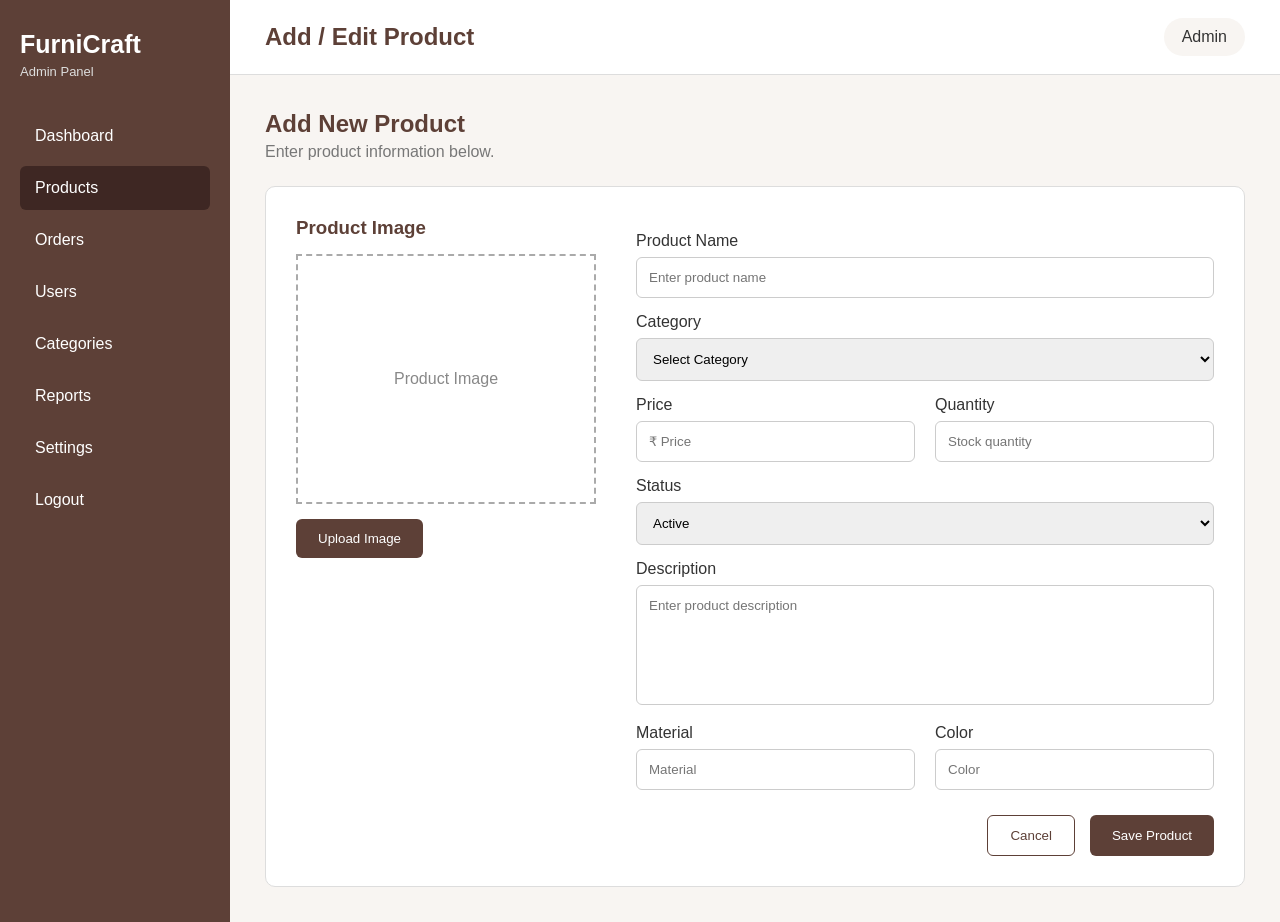
<file: admin/add-product.html>
<!DOCTYPE html>
<html lang="en">

<head>

    <meta charset="UTF-8">

    <meta name="viewport" content="width=device-width, initial-scale=1.0">

    <title>Add Product | FurniCraft</title>

    <link rel="stylesheet" href="../css/admin.css">

</head>

<body>

<div class="admin-layout">

    <aside class="sidebar">

        <h2>FurniCraft</h2>

        <p>Admin Panel</p>

        <a href="dashboard.html">Dashboard</a>

        <a href="products.html" class="admin-active">Products</a>

        <a href="orders.html">Orders</a>

        <a href="users.html">Users</a>

        <a href="#">Categories</a>

        <a href="#">Reports</a>

        <a href="#">Settings</a>

        <a href="../index.html">Logout</a>

    </aside>


    <main class="admin-main">

        <header class="admin-header">

            <h2>Add / Edit Product</h2>

            <span>Admin</span>

        </header>


        <section class="admin-content">

            <div class="page-heading">

                <div>

                    <h1>Add New Product</h1>

                    <p>Enter product information below.</p>

                </div>

            </div>


            <div class="product-form">

                <div class="image-upload">

                    <h3>Product Image</h3>

                    <div class="image-placeholder">
                        Product Image
                    </div>

                    <button class="admin-button">
                        Upload Image
                    </button>

                </div>


                <div class="form-fields">

                    <label>Product Name</label>

                    <input type="text" placeholder="Enter product name">


                    <label>Category</label>

                    <select>

                        <option>Select Category</option>

                        <option>Living Room</option>

                        <option>Bedroom</option>

                        <option>Dining</option>

                        <option>Office</option>

                    </select>


                    <div class="form-row">

                        <div>

                            <label>Price</label>

                            <input type="text" placeholder="₹ Price">

                        </div>

                        <div>

                            <label>Quantity</label>

                            <input type="text" placeholder="Stock quantity">

                        </div>

                    </div>


                    <label>Status</label>

                    <select>

                        <option>Active</option>

                        <option>Inactive</option>

                    </select>


                    <label>Description</label>

                    <textarea placeholder="Enter product description"></textarea>


                    <div class="form-row">

                        <div>

                            <label>Material</label>

                            <input type="text" placeholder="Material">

                        </div>

                        <div>

                            <label>Color</label>

                            <input type="text" placeholder="Color">

                        </div>

                    </div>


                    <div class="form-buttons">

                        <button class="cancel-button">
                            Cancel
                        </button>

                        <button class="admin-button">
                            Save Product
                        </button>

                    </div>

                </div>

            </div>

        </section>

    </main>

</div>

</body>

</html>
</file>
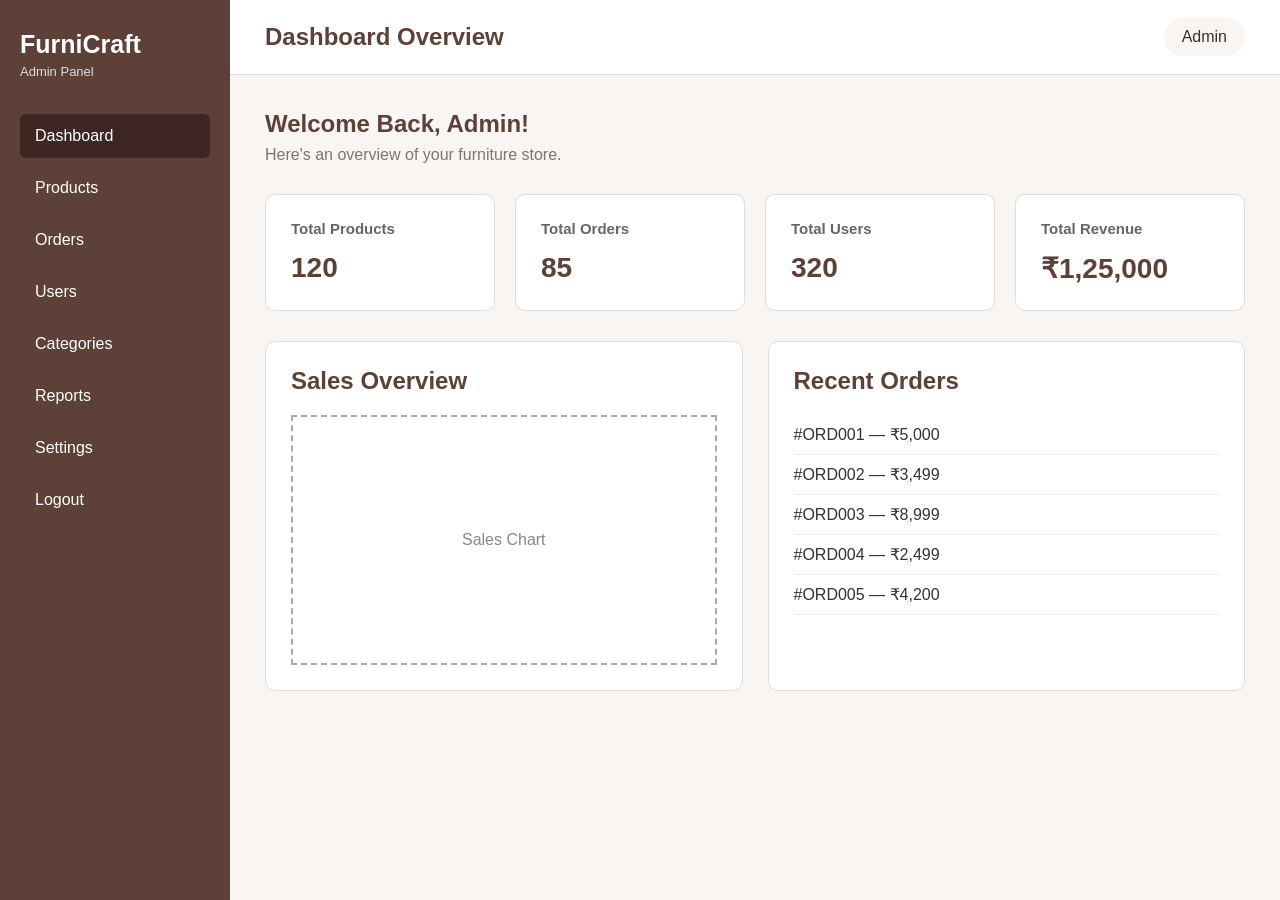
<file: admin/dashboard.html>
<!DOCTYPE html>
<html lang="en">

<head>

    <meta charset="UTF-8">

    <meta name="viewport" content="width=device-width, initial-scale=1.0">

    <title>Admin Dashboard | FurniCraft</title>

    <link rel="stylesheet" href="../css/admin.css">

</head>

<body>

<div class="admin-layout">

    <aside class="sidebar">

        <h2>FurniCraft</h2>

        <p>Admin Panel</p>

        <a href="dashboard.html" class="admin-active">Dashboard</a>

        <a href="products.html">Products</a>

        <a href="orders.html">Orders</a>

        <a href="users.html">Users</a>

        <a href="#">Categories</a>

        <a href="#">Reports</a>

        <a href="#">Settings</a>

        <a href="../index.html">Logout</a>

    </aside>


    <main class="admin-main">

        <header class="admin-header">

            <h2>Dashboard Overview</h2>

            <span>Admin</span>

        </header>


        <section class="admin-content">

            <h1>Welcome Back, Admin!</h1>

            <p>Here's an overview of your furniture store.</p>


            <div class="summary-cards">

                <div class="summary-card">

                    <h3>Total Products</h3>

                    <strong>120</strong>

                </div>

                <div class="summary-card">

                    <h3>Total Orders</h3>

                    <strong>85</strong>

                </div>

                <div class="summary-card">

                    <h3>Total Users</h3>

                    <strong>320</strong>

                </div>

                <div class="summary-card">

                    <h3>Total Revenue</h3>

                    <strong>₹1,25,000</strong>

                </div>

            </div>


            <div class="admin-two-column">

                <div class="admin-box">

                    <h2>Sales Overview</h2>

                    <div class="chart-placeholder">
                        Sales Chart
                    </div>

                </div>


                <div class="admin-box">

                    <h2>Recent Orders</h2>

                    <p>#ORD001 — ₹5,000</p>
                    <p>#ORD002 — ₹3,499</p>
                    <p>#ORD003 — ₹8,999</p>
                    <p>#ORD004 — ₹2,499</p>
                    <p>#ORD005 — ₹4,200</p>

                </div>

            </div>

        </section>

    </main>

</div>

</body>

</html>
</file>
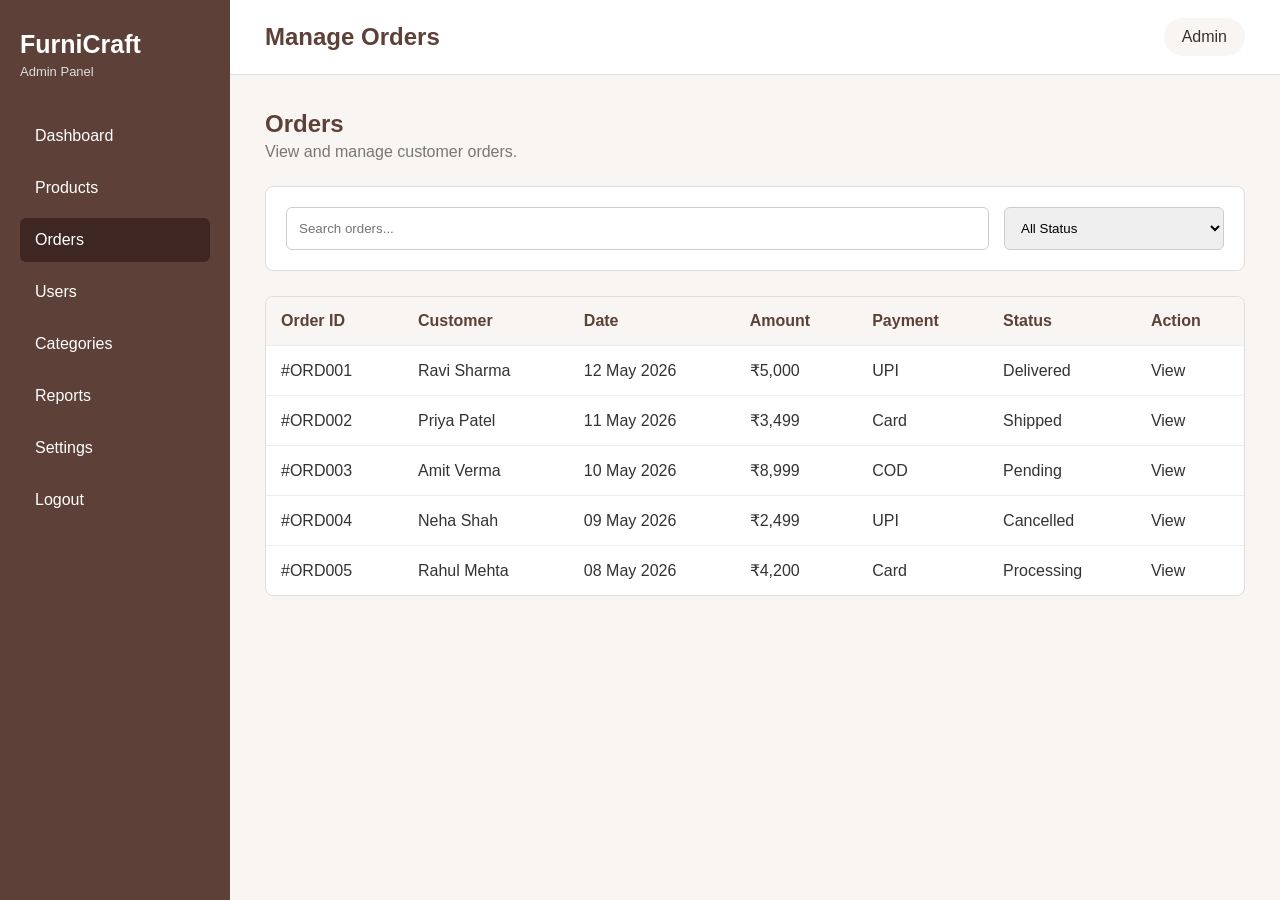
<file: admin/orders.html>
<!DOCTYPE html>
<html lang="en">

<head>

    <meta charset="UTF-8">

    <meta name="viewport" content="width=device-width, initial-scale=1.0">

    <title>Manage Orders | FurniCraft</title>

    <link rel="stylesheet" href="../css/admin.css">

</head>

<body>

<div class="admin-layout">

    <aside class="sidebar">

        <h2>FurniCraft</h2>

        <p>Admin Panel</p>

        <a href="dashboard.html">Dashboard</a>

        <a href="products.html">Products</a>

        <a href="orders.html" class="admin-active">Orders</a>

        <a href="users.html">Users</a>

        <a href="#">Categories</a>

        <a href="#">Reports</a>

        <a href="#">Settings</a>

        <a href="../index.html">Logout</a>

    </aside>


    <main class="admin-main">

        <header class="admin-header">

            <h2>Manage Orders</h2>

            <span>Admin</span>

        </header>


        <section class="admin-content">

            <div class="page-heading">

                <div>

                    <h1>Orders</h1>

                    <p>View and manage customer orders.</p>

                </div>

            </div>


            <div class="admin-toolbar">

                <input type="text" placeholder="Search orders...">

                <select>

                    <option>All Status</option>

                    <option>Pending</option>

                    <option>Processing</option>

                    <option>Shipped</option>

                    <option>Delivered</option>

                </select>

            </div>


            <div class="table-container">

                <table>

                    <tr>

                        <th>Order ID</th>
                        <th>Customer</th>
                        <th>Date</th>
                        <th>Amount</th>
                        <th>Payment</th>
                        <th>Status</th>
                        <th>Action</th>

                    </tr>

                    <tr>

                        <td>#ORD001</td>
                        <td>Ravi Sharma</td>
                        <td>12 May 2026</td>
                        <td>₹5,000</td>
                        <td>UPI</td>
                        <td>Delivered</td>
                        <td>View</td>

                    </tr>

                    <tr>

                        <td>#ORD002</td>
                        <td>Priya Patel</td>
                        <td>11 May 2026</td>
                        <td>₹3,499</td>
                        <td>Card</td>
                        <td>Shipped</td>
                        <td>View</td>

                    </tr>

                    <tr>

                        <td>#ORD003</td>
                        <td>Amit Verma</td>
                        <td>10 May 2026</td>
                        <td>₹8,999</td>
                        <td>COD</td>
                        <td>Pending</td>
                        <td>View</td>

                    </tr>

                    <tr>

                        <td>#ORD004</td>
                        <td>Neha Shah</td>
                        <td>09 May 2026</td>
                        <td>₹2,499</td>
                        <td>UPI</td>
                        <td>Cancelled</td>
                        <td>View</td>

                    </tr>

                    <tr>

                        <td>#ORD005</td>
                        <td>Rahul Mehta</td>
                        <td>08 May 2026</td>
                        <td>₹4,200</td>
                        <td>Card</td>
                        <td>Processing</td>
                        <td>View</td>

                    </tr>

                </table>

            </div>

        </section>

    </main>

</div>

</body>

</html>
</file>
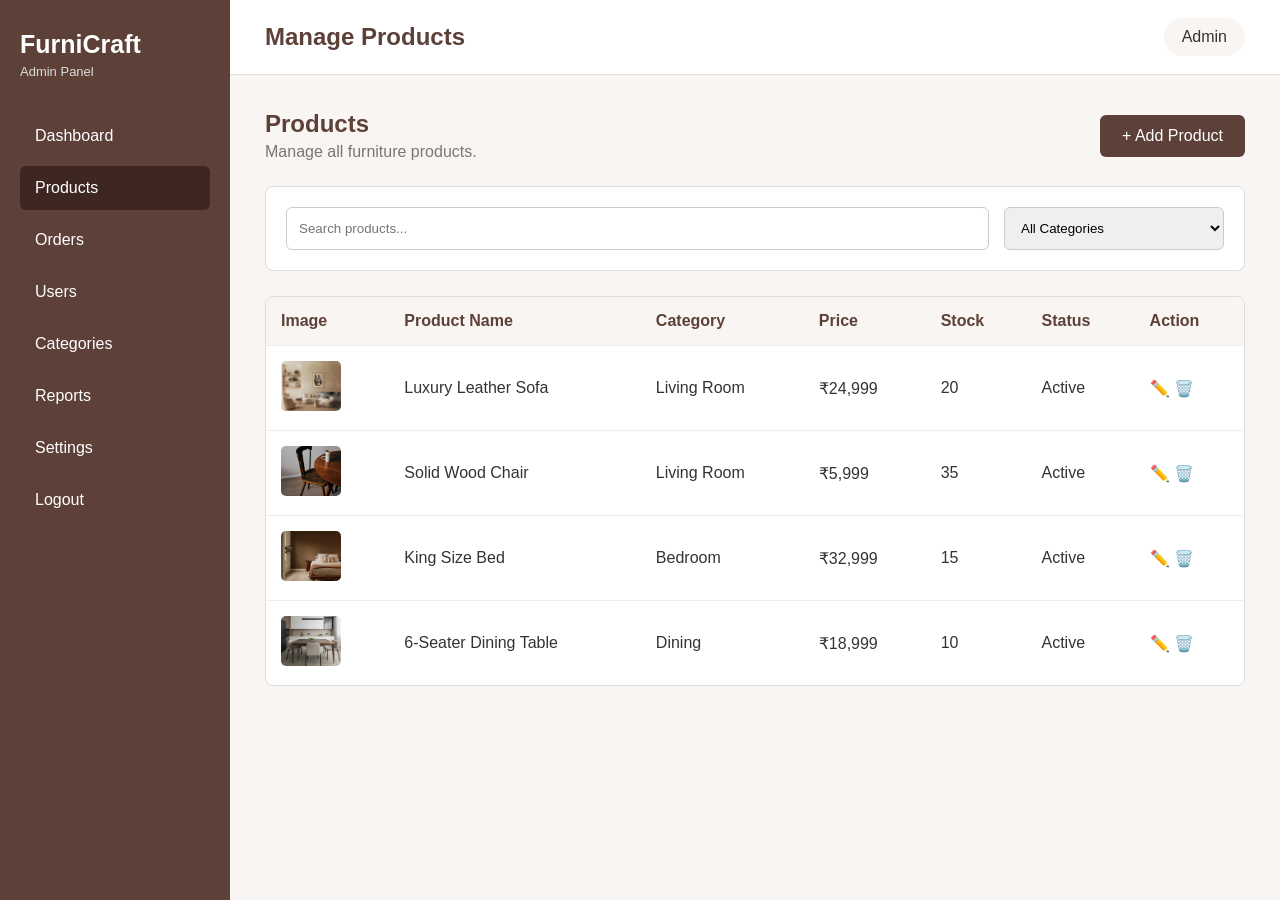
<file: admin/products.html>
<!DOCTYPE html>
<html lang="en">

<head>

    <meta charset="UTF-8">

    <meta name="viewport" content="width=device-width, initial-scale=1.0">

    <title>Manage Products | FurniCraft</title>

    <link rel="stylesheet" href="../css/admin.css">

</head>

<body>

<div class="admin-layout">

    <aside class="sidebar">

        <h2>FurniCraft</h2>

        <p>Admin Panel</p>

        <a href="dashboard.html">Dashboard</a>

        <a href="products.html" class="admin-active">Products</a>

        <a href="orders.html">Orders</a>

        <a href="users.html">Users</a>

        <a href="#">Categories</a>

        <a href="#">Reports</a>

        <a href="#">Settings</a>

        <a href="../index.html">Logout</a>

    </aside>


    <main class="admin-main">

        <header class="admin-header">

            <h2>Manage Products</h2>

            <span>Admin</span>

        </header>


        <section class="admin-content">

            <div class="page-heading">

                <div>

                    <h1>Products</h1>

                    <p>Manage all furniture products.</p>

                </div>

                <a href="add-product.html" class="admin-button">
                    + Add Product
                </a>

            </div>


            <div class="admin-toolbar">

                <input type="text" placeholder="Search products...">

                <select>

                    <option>All Categories</option>

                    <option>Living Room</option>

                    <option>Bedroom</option>

                    <option>Dining</option>

                    <option>Office</option>

                </select>

            </div>


            <div class="table-container">

                <table>

                    <tr>

                        <th>Image</th>
                        <th>Product Name</th>
                        <th>Category</th>
                        <th>Price</th>
                        <th>Stock</th>
                        <th>Status</th>
                        <th>Action</th>

                    </tr>

                    <tr>

                        <td><img src="../images/products/product1.jpg"></td>

                        <td>Luxury Leather Sofa</td>

                        <td>Living Room</td>

                        <td>₹24,999</td>

                        <td>20</td>

                        <td>Active</td>

                        <td>✏️ 🗑️</td>

                    </tr>

                    <tr>

                        <td><img src="../images/products/product2.jpg"></td>

                        <td>Solid Wood Chair</td>

                        <td>Living Room</td>

                        <td>₹5,999</td>

                        <td>35</td>

                        <td>Active</td>

                        <td>✏️ 🗑️</td>

                    </tr>

                    <tr>

                        <td><img src="../images/products/product3.jpg"></td>

                        <td>King Size Bed</td>

                        <td>Bedroom</td>

                        <td>₹32,999</td>

                        <td>15</td>

                        <td>Active</td>

                        <td>✏️ 🗑️</td>

                    </tr>

                    <tr>

                        <td><img src="../images/products/product4.jpg"></td>

                        <td>6-Seater Dining Table</td>

                        <td>Dining</td>

                        <td>₹18,999</td>

                        <td>10</td>

                        <td>Active</td>

                        <td>✏️ 🗑️</td>

                    </tr>

                </table>

            </div>

        </section>

    </main>

</div>

</body>

</html>
</file>
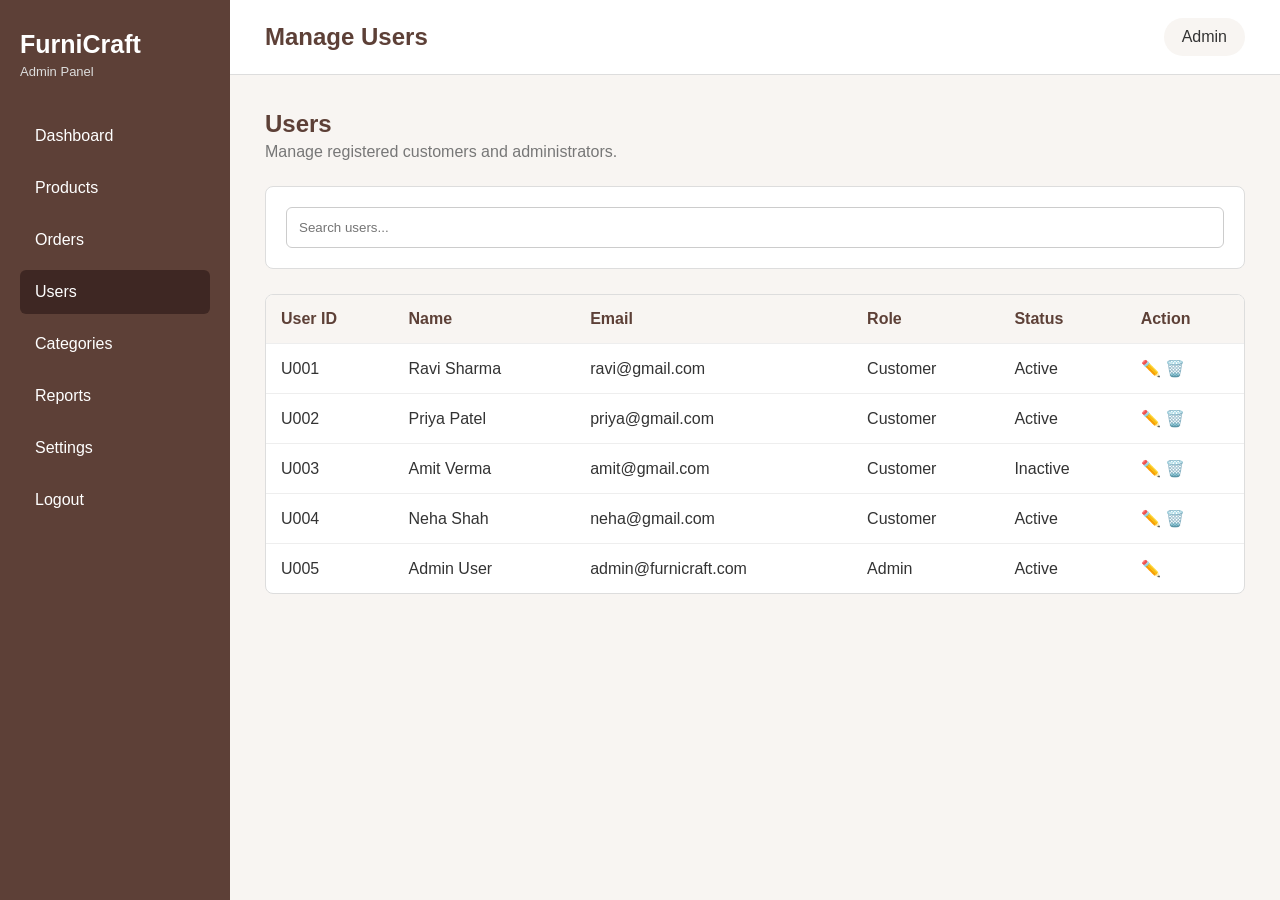
<file: admin/users.html>
<!DOCTYPE html>
<html lang="en">

<head>

    <meta charset="UTF-8">

    <meta name="viewport" content="width=device-width, initial-scale=1.0">

    <title>Manage Users | FurniCraft</title>

    <link rel="stylesheet" href="../css/admin.css">

</head>

<body>

<div class="admin-layout">

    <aside class="sidebar">

        <h2>FurniCraft</h2>

        <p>Admin Panel</p>

        <a href="dashboard.html">Dashboard</a>

        <a href="products.html">Products</a>

        <a href="orders.html">Orders</a>

        <a href="users.html" class="admin-active">Users</a>

        <a href="#">Categories</a>

        <a href="#">Reports</a>

        <a href="#">Settings</a>

        <a href="../index.html">Logout</a>

    </aside>


    <main class="admin-main">

        <header class="admin-header">

            <h2>Manage Users</h2>

            <span>Admin</span>

        </header>


        <section class="admin-content">

            <div class="page-heading">

                <div>

                    <h1>Users</h1>

                    <p>Manage registered customers and administrators.</p>

                </div>

            </div>


            <div class="admin-toolbar">

                <input type="text" placeholder="Search users...">

            </div>


            <div class="table-container">

                <table>

                    <tr>

                        <th>User ID</th>
                        <th>Name</th>
                        <th>Email</th>
                        <th>Role</th>
                        <th>Status</th>
                        <th>Action</th>

                    </tr>

                    <tr>

                        <td>U001</td>
                        <td>Ravi Sharma</td>
                        <td>ravi@gmail.com</td>
                        <td>Customer</td>
                        <td>Active</td>
                        <td>✏️ 🗑️</td>

                    </tr>

                    <tr>

                        <td>U002</td>
                        <td>Priya Patel</td>
                        <td>priya@gmail.com</td>
                        <td>Customer</td>
                        <td>Active</td>
                        <td>✏️ 🗑️</td>

                    </tr>

                    <tr>

                        <td>U003</td>
                        <td>Amit Verma</td>
                        <td>amit@gmail.com</td>
                        <td>Customer</td>
                        <td>Inactive</td>
                        <td>✏️ 🗑️</td>

                    </tr>

                    <tr>

                        <td>U004</td>
                        <td>Neha Shah</td>
                        <td>neha@gmail.com</td>
                        <td>Customer</td>
                        <td>Active</td>
                        <td>✏️ 🗑️</td>

                    </tr>

                    <tr>

                        <td>U005</td>
                        <td>Admin User</td>
                        <td>admin@furnicraft.com</td>
                        <td>Admin</td>
                        <td>Active</td>
                        <td>✏️</td>

                    </tr>

                </table>

            </div>

        </section>

    </main>

</div>

</body>

</html>
</file>
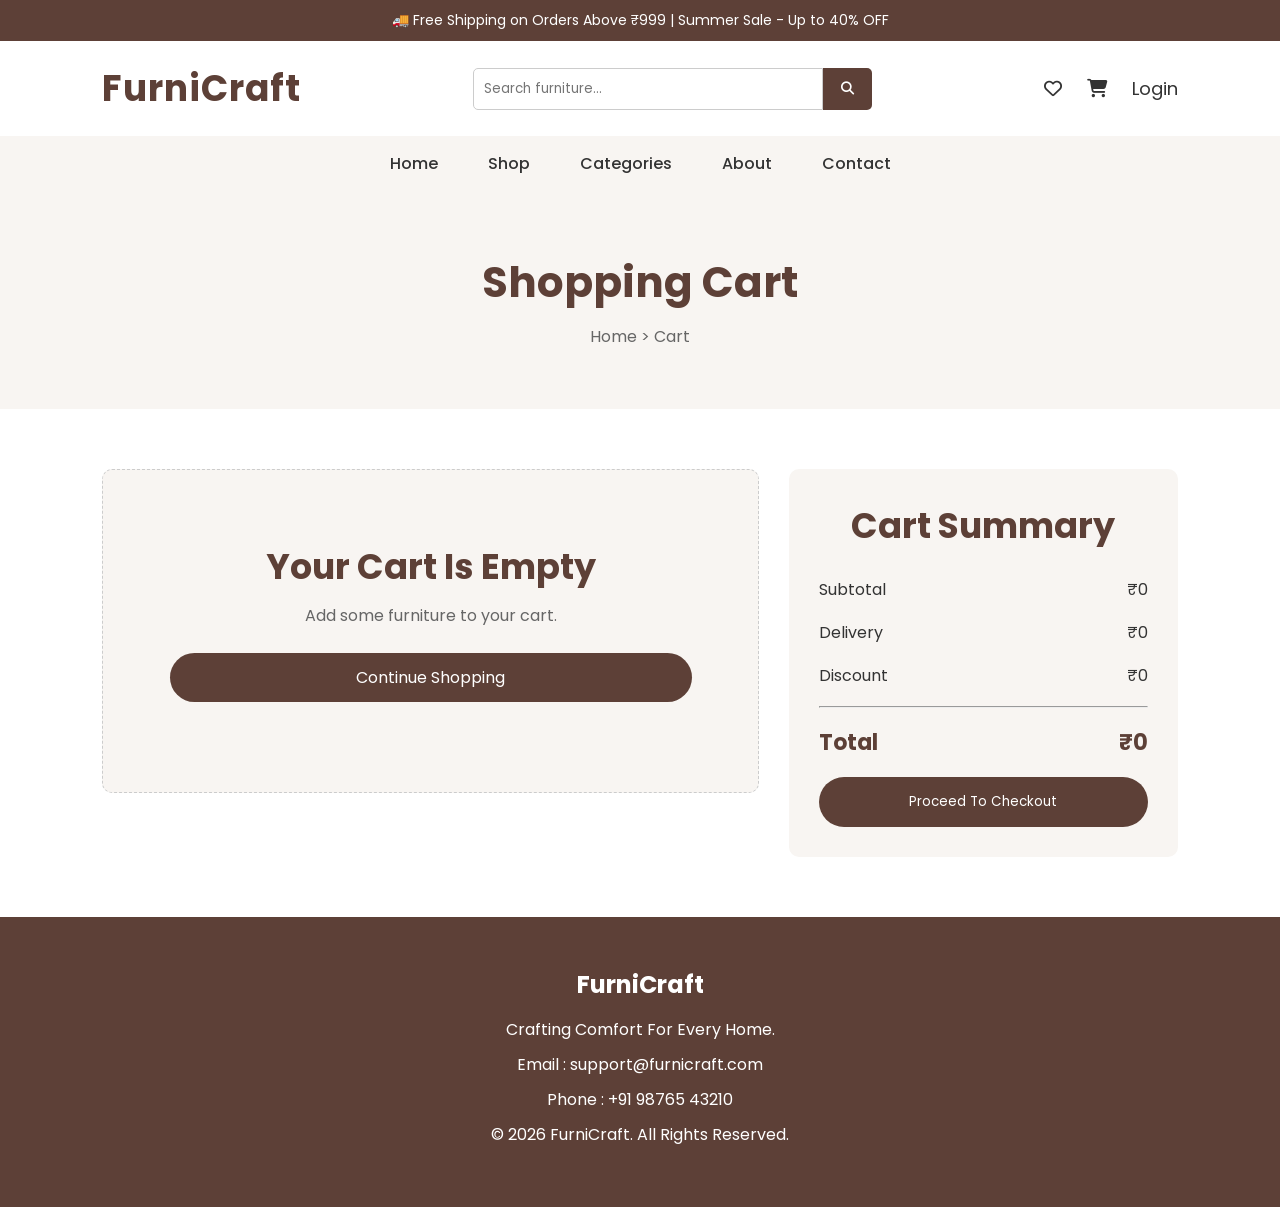
<file: pages/cart.html>
<!DOCTYPE html>
<html lang="en">

<head>

    <meta charset="UTF-8">

    <meta name="viewport" content="width=device-width, initial-scale=1.0">

    <title>Shopping Cart | FurniCraft</title>

    <link rel="preconnect" href="https://fonts.googleapis.com">

    <link rel="preconnect" href="https://fonts.gstatic.com" crossorigin>

    <link href="https://fonts.googleapis.com/css2?family=Poppins:wght@300;400;500;600;700&display=swap"
        rel="stylesheet">

    <link rel="stylesheet"
        href="https://cdnjs.cloudflare.com/ajax/libs/font-awesome/6.7.2/css/all.min.css">

    <link rel="stylesheet" href="../css/style.css">

</head>

<body>

<div class="top-bar">
    🚚 Free Shipping on Orders Above ₹999 | Summer Sale - Up to 40% OFF
</div>

<header>

    <div class="logo">
        <h2>FurniCraft</h2>
    </div>

    <div class="search-box">

        <input type="text" placeholder="Search furniture...">

        <button>
            <i class="fa-solid fa-magnifying-glass"></i>
        </button>

    </div>

    <div class="header-icons">

        <a href="wishlist.html" title="Wishlist">
            <i class="fa-regular fa-heart"></i>
        </a>

        <a href="cart.html" title="Cart">
            <i class="fa-solid fa-cart-shopping"></i>
        </a>

        <a href="login.html">Login</a>

    </div>

</header>

<nav>

    <ul>

        <li><a href="../index.html">Home</a></li>
        <li><a href="shop.html">Shop</a></li>
        <li><a href="categories.html">Categories</a></li>
        <li><a href="about.html">About</a></li>
        <li><a href="contact.html">Contact</a></li>

    </ul>

</nav>

<section class="page-title">

    <h1>Shopping Cart</h1>
    <p>Home > Cart</p>

</section>

<section class="cart-section">

    <div class="cart-items" id="cart-items">

        <!-- Cart items are displayed by JavaScript -->

    </div>

    <div class="cart-summary">

        <h2>Cart Summary</h2>

        <p>
            Subtotal
            <span id="cart-subtotal">₹0</span>
        </p>

        <p>
            Delivery
            <span id="cart-delivery">₹0</span>
        </p>

        <p>
            Discount
            <span id="cart-discount">₹0</span>
        </p>

        <hr>

        <h3>
            Total
            <span id="cart-total">₹0</span>
        </h3>

        <button type="button" id="checkout-button">
            Proceed To Checkout
        </button>

    </div>

</section>

<footer>

    <h2>FurniCraft</h2>

    <p>Crafting Comfort For Every Home.</p>
    <p>Email : support@furnicraft.com</p>
    <p>Phone : +91 98765 43210</p>
    <p>© 2026 FurniCraft. All Rights Reserved.</p>

</footer>

<script src="../js/script.js"></script>

</body>

</html>
</file>
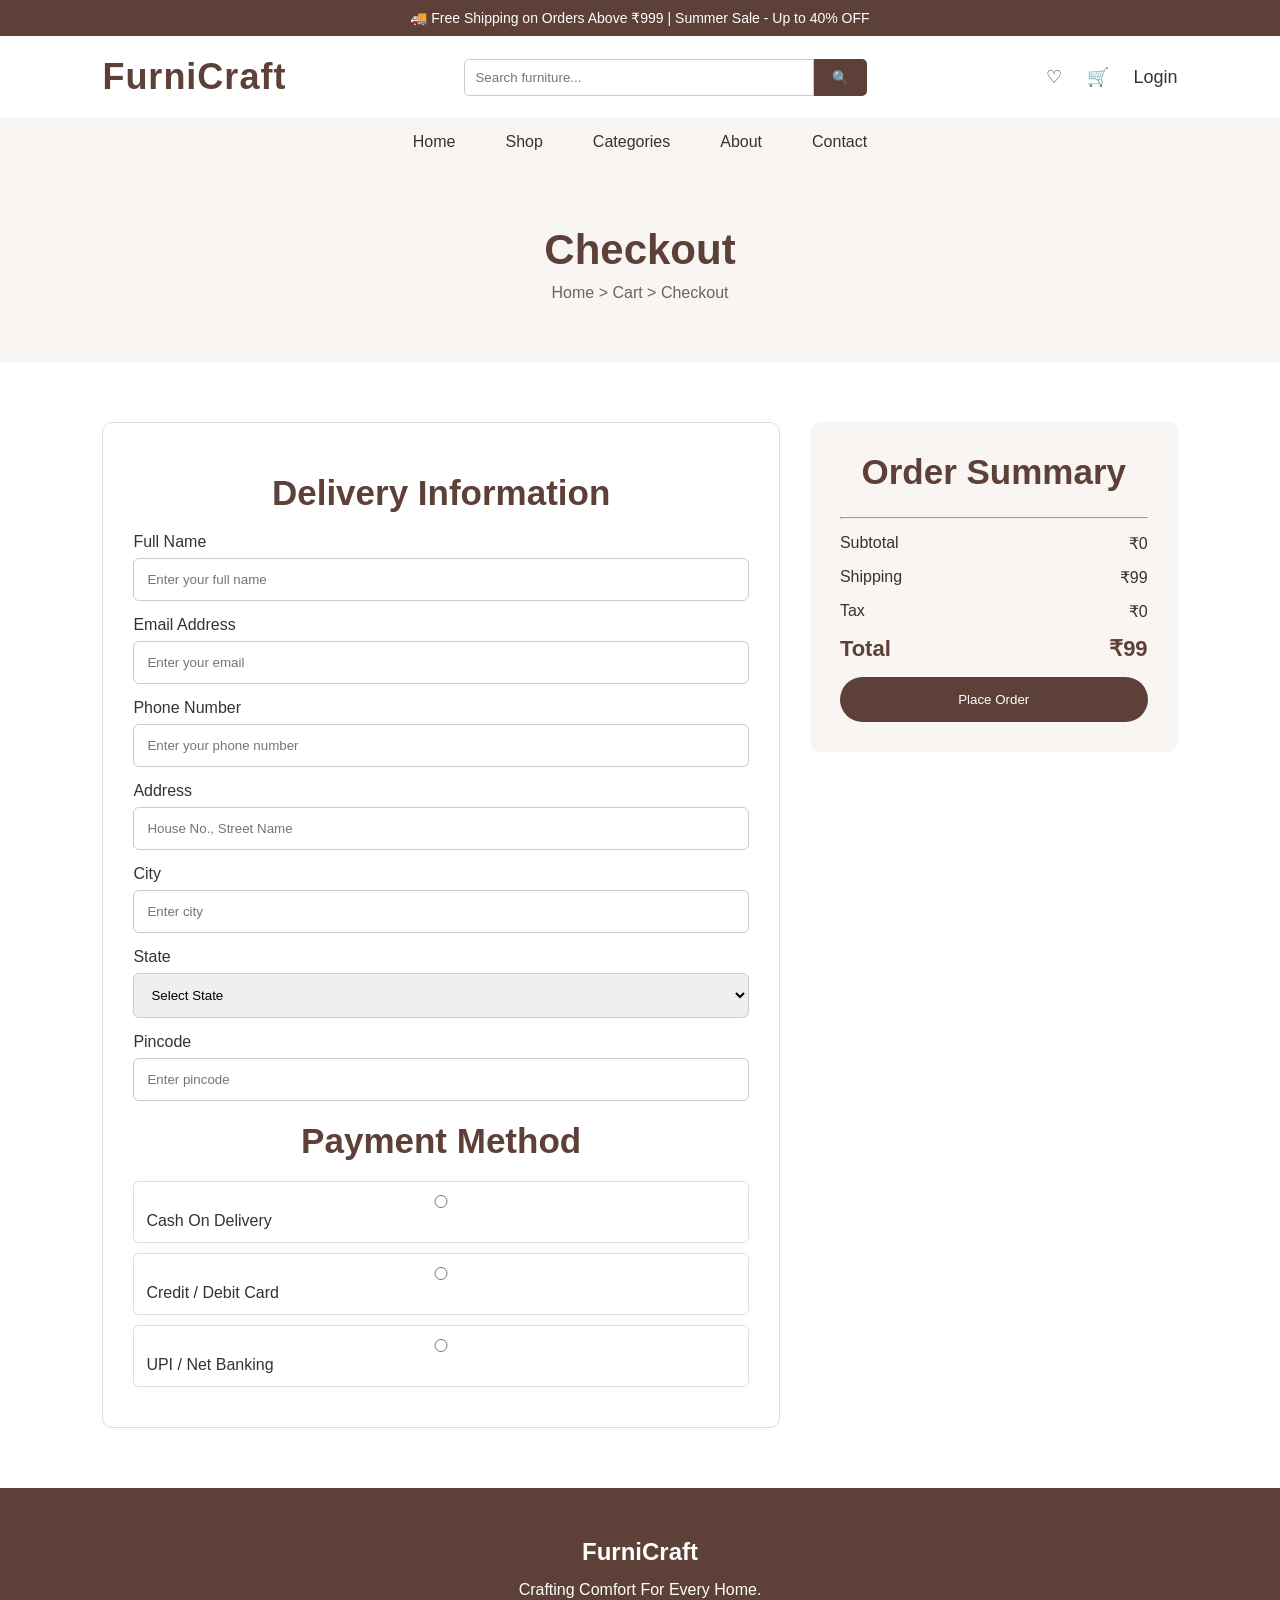
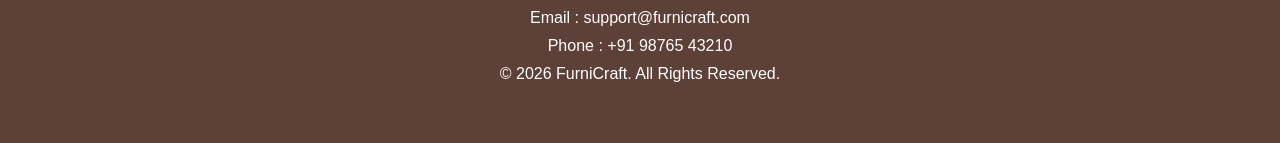
<file: pages/checkout.html>
<!DOCTYPE html>
<html lang="en">

<head>

    <meta charset="UTF-8">

    <meta name="viewport" content="width=device-width, initial-scale=1.0">

    <title>Checkout | FurniCraft</title>

    <link rel="preconnect" href="https://fonts.googleapis.com">

    <link rel="stylesheet" href="../css/style.css">

</head>

<body>

<div class="top-bar">

    🚚 Free Shipping on Orders Above ₹999 | Summer Sale - Up to 40% OFF

</div>


<header>

    <div class="logo">
        <h2>FurniCraft</h2>
    </div>

    <div class="search-box">

        <input type="text" placeholder="Search furniture...">

        <button>🔍</button>

    </div>

    <div class="header-icons">

        <a href="#">♡</a>

        <a href="cart.html">🛒</a>

        <a href="login.html">Login</a>

    </div>

</header>


<nav>

    <ul>

        <li><a href="../index.html">Home</a></li>

        <li><a href="shop.html">Shop</a></li>

        <li><a href="categories.html">Categories</a></li>

        <li><a href="about.html">About</a></li>

        <li><a href="contact.html">Contact</a></li>

    </ul>

</nav>


<section class="page-title">

    <h1>Checkout</h1>

    <p>Home > Cart > Checkout</p>

</section>


<section class="checkout-section">

    <div class="checkout-form">

        <h2>Delivery Information</h2>

        <label>Full Name</label>
        <input type="text" placeholder="Enter your full name">

        <label>Email Address</label>
        <input type="email" placeholder="Enter your email">

        <label>Phone Number</label>
        <input type="text" placeholder="Enter your phone number">

        <label>Address</label>
        <input type="text" placeholder="House No., Street Name">

        <label>City</label>
        <input type="text" placeholder="Enter city">

        <label>State</label>

        <select>

            <option>Select State</option>
            <option>Gujarat</option>
            <option>Maharashtra</option>
            <option>Rajasthan</option>

        </select>

        <label>Pincode</label>
        <input type="text" placeholder="Enter pincode">


        <h2>Payment Method</h2>

        <div class="payment-option">

            <input type="radio" name="payment">

            Cash On Delivery

        </div>

        <div class="payment-option">

            <input type="radio" name="payment">

            Credit / Debit Card

        </div>

        <div class="payment-option">

            <input type="radio" name="payment">

            UPI / Net Banking

        </div>

    </div>


    <div class="order-summary">

        <h2>Order Summary</h2>

        <div id="checkout-products">

            <!-- Products are displayed by JavaScript -->

        </div>

        <hr>

        <p>
            Subtotal
            <span id="checkout-subtotal">₹0</span>
        </p>

        <p>
            Shipping
            <span id="checkout-shipping">₹0</span>
        </p>

        <p>
            Tax
            <span id="checkout-tax">₹0</span>
        </p>

        <h3>
            Total
            <span id="checkout-total">₹0</span>
        </h3>

        <button type="button" id="place-order">Place Order</button>

    </div>

</section>


<footer>

    <h2>FurniCraft</h2>

    <p>Crafting Comfort For Every Home.</p>

    <p>Email : support@furnicraft.com</p>

    <p>Phone : +91 98765 43210</p>

    <p>© 2026 FurniCraft. All Rights Reserved.</p>

</footer>

<script src="../js/script.js"></script>

</body>

</html>
</file>
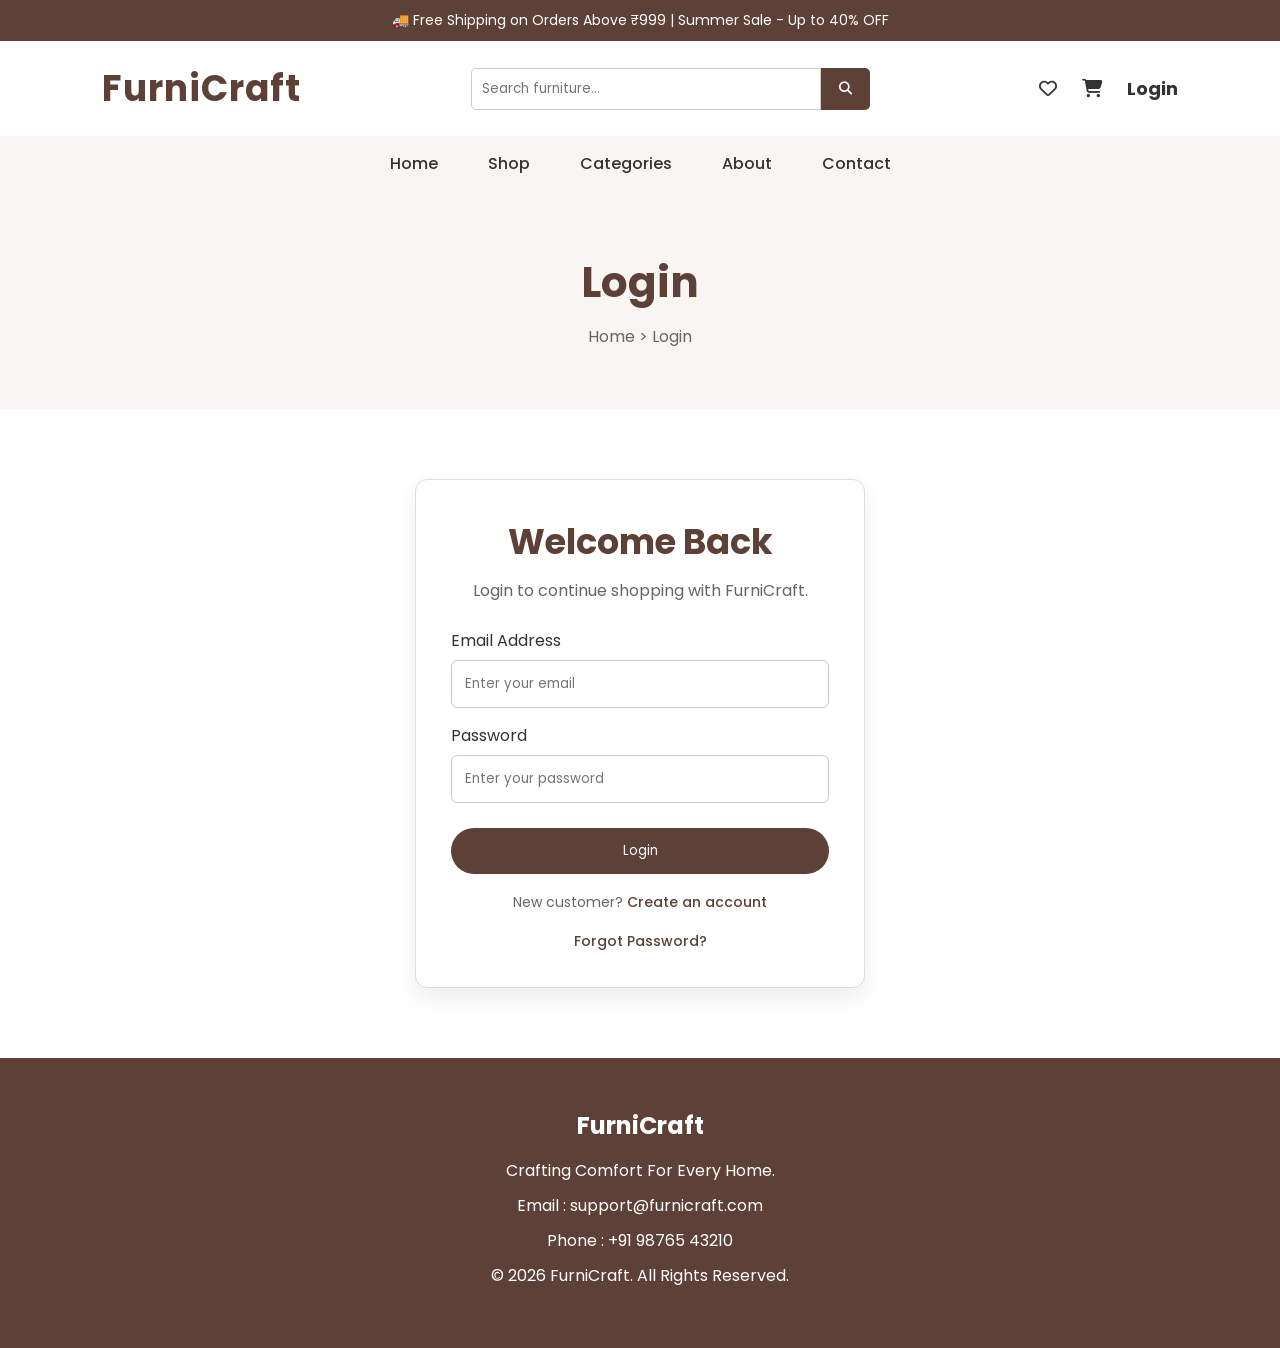
<file: pages/login.html>
<!DOCTYPE html>
<html lang="en">

<head>
    <meta charset="UTF-8">
    <meta name="viewport" content="width=device-width, initial-scale=1.0">

    <title>Login | FurniCraft</title>

    <link rel="preconnect" href="https://fonts.googleapis.com">
    <link rel="preconnect" href="https://fonts.gstatic.com" crossorigin>

    <link href="https://fonts.googleapis.com/css2?family=Poppins:wght@300;400;500;600;700&display=swap"
        rel="stylesheet">

    <link rel="stylesheet"
        href="https://cdnjs.cloudflare.com/ajax/libs/font-awesome/6.7.2/css/all.min.css">

    <link rel="stylesheet" href="../css/style.css">
</head>

<body>

<div class="top-bar">
    🚚 Free Shipping on Orders Above ₹999 | Summer Sale - Up to 40% OFF
</div>

<header>

    <div class="logo">
        <h2>FurniCraft</h2>
    </div>

    <div class="search-box">
        <input type="text" placeholder="Search furniture...">
        <button>
            <i class="fa-solid fa-magnifying-glass"></i>
        </button>
    </div>

    <div class="header-icons">
        <a href="wishlist.html" title="Wishlist">
            <i class="fa-regular fa-heart"></i>
        </a>

        <a href="cart.html" title="Cart">
            <i class="fa-solid fa-cart-shopping"></i>
        </a>

        <a href="login.html" class="active">Login</a>
    </div>

</header>

<nav>

    <ul>
        <li><a href="../index.html">Home</a></li>
        <li><a href="shop.html">Shop</a></li>
        <li><a href="categories.html">Categories</a></li>
        <li><a href="about.html">About</a></li>
        <li><a href="contact.html">Contact</a></li>
    </ul>

</nav>

<section class="page-title">

    <h1>Login</h1>
    <p>Home > Login</p>

</section>

<section class="login-section">

    <div class="login-box">

        <h2>Welcome Back</h2>

        <p>Login to continue shopping with FurniCraft.</p>

        <label>Email Address</label>
        <input type="email" placeholder="Enter your email">

        <label>Password</label>
        <input type="password" placeholder="Enter your password">

        <button type="button">Login</button>

        <p class="login-links">
            New customer? <a href="register.html">Create an account</a>
        </p>

        <p class="login-links">
            <a href="forgot-password.html">Forgot Password?</a>
        </p>

    </div>

</section>

<footer>

    <h2>FurniCraft</h2>
    <p>Crafting Comfort For Every Home.</p>
    <p>Email : support@furnicraft.com</p>
    <p>Phone : +91 98765 43210</p>
    <p>© 2026 FurniCraft. All Rights Reserved.</p>

</footer>

</body>
</html>
</file>
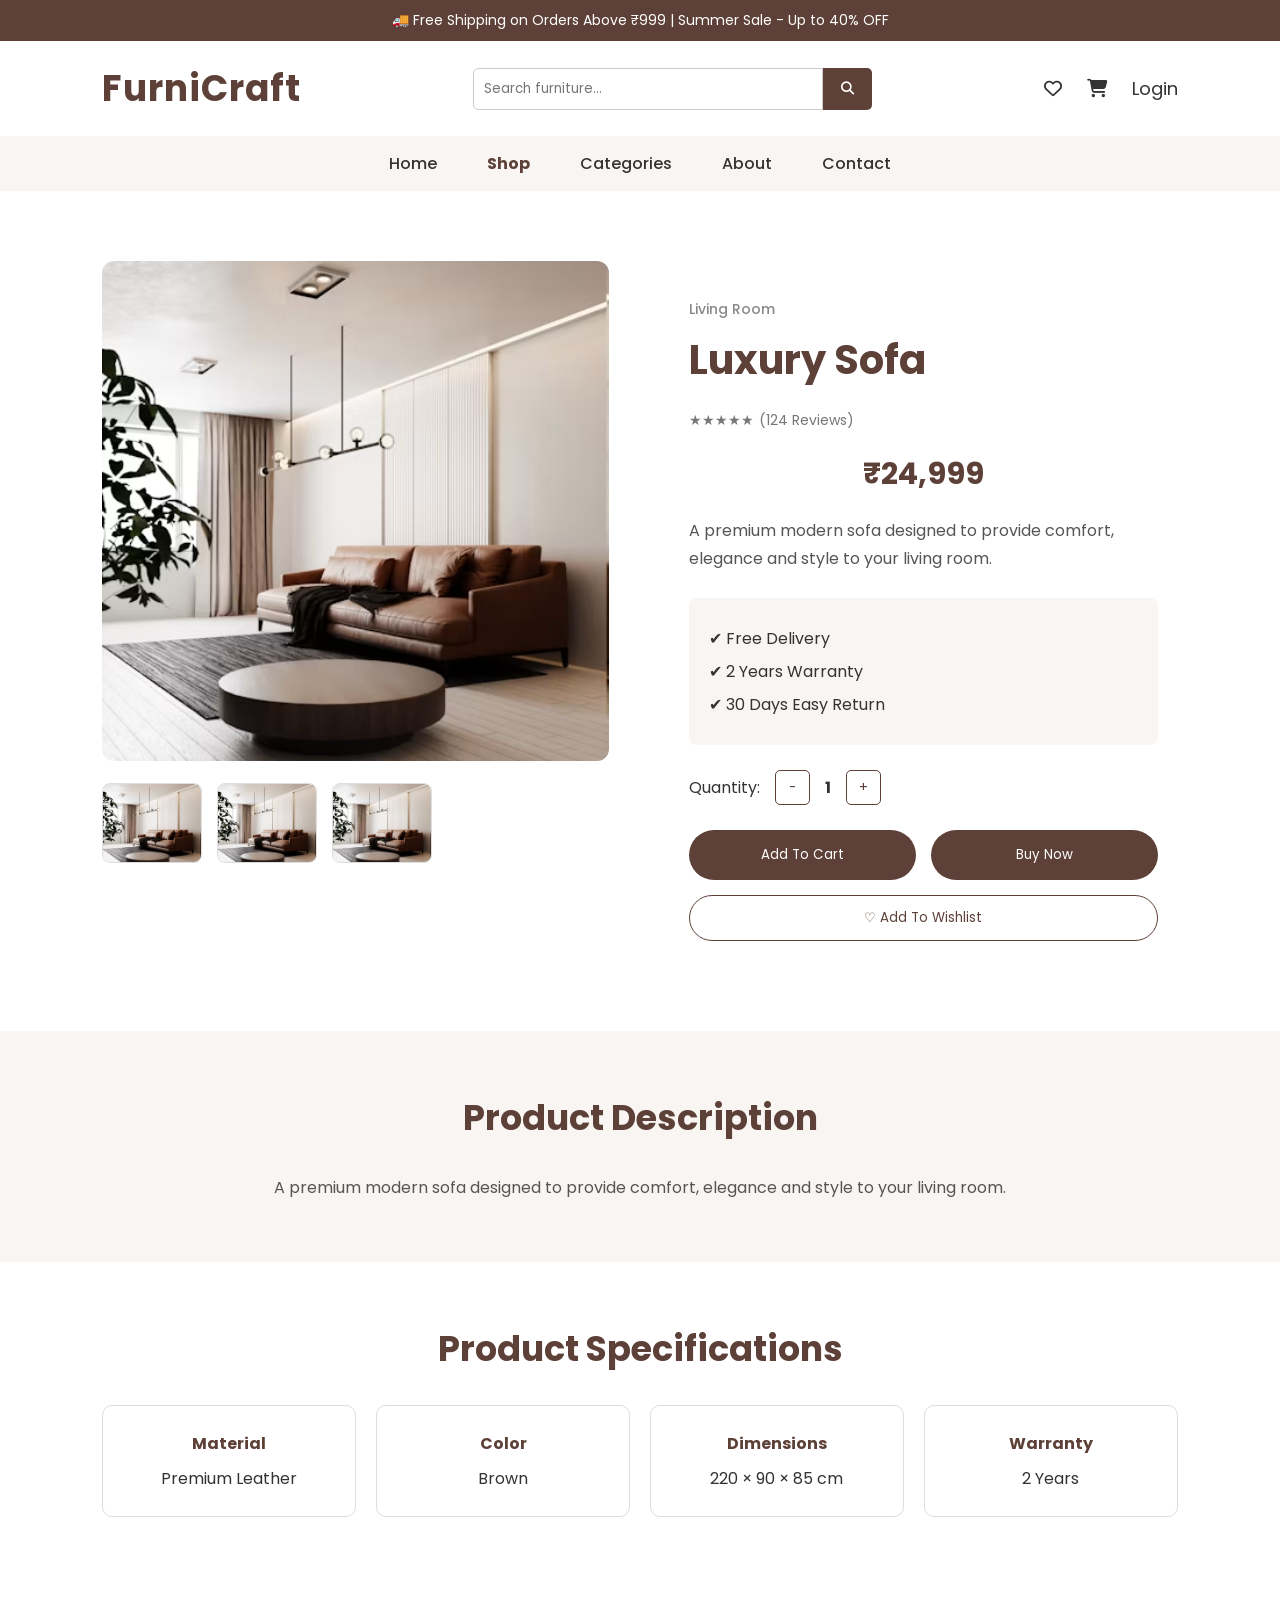
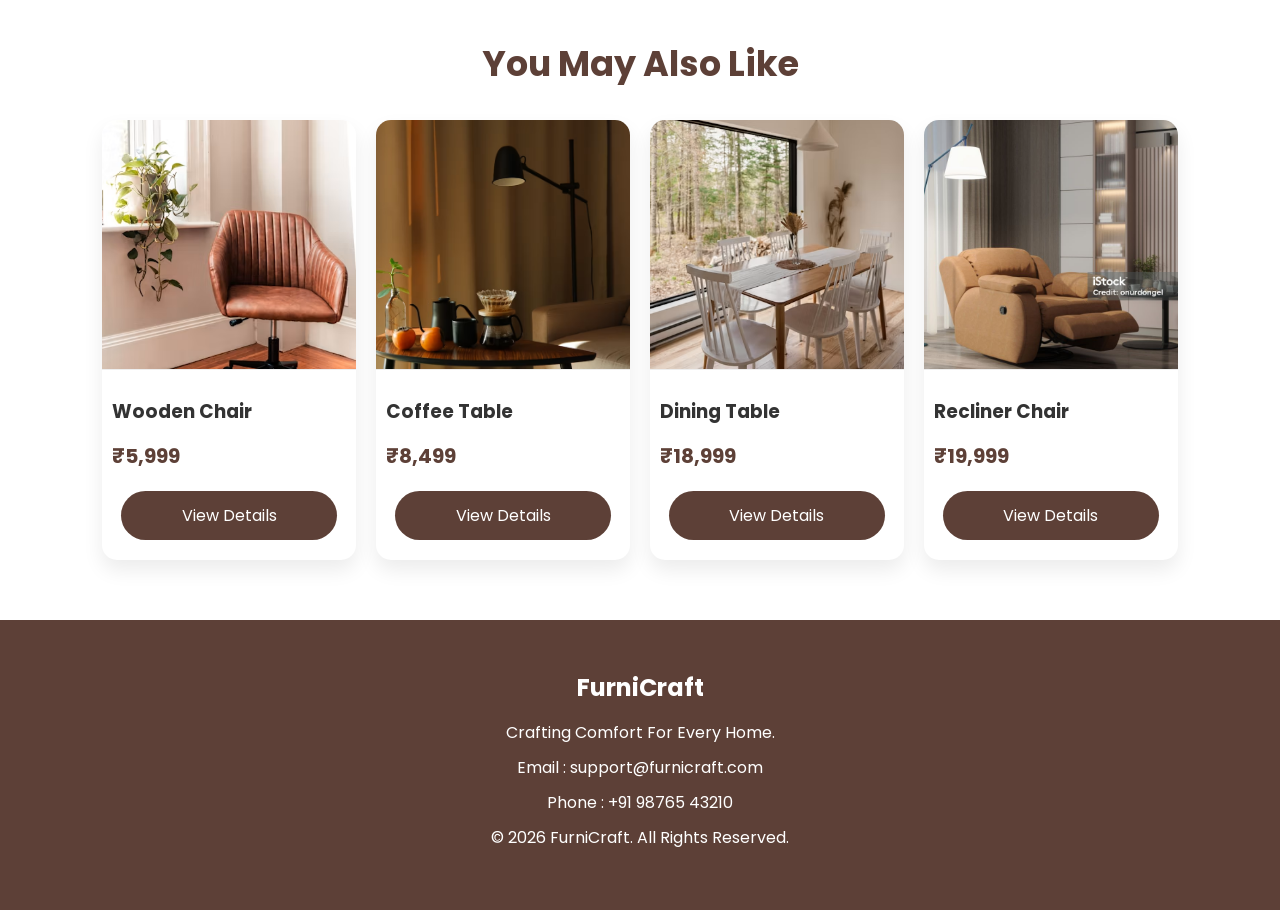
<file: pages/product-details.html>
<!DOCTYPE html>
<html lang="en">

<head>

    <meta charset="UTF-8">

    <meta name="viewport" content="width=device-width, initial-scale=1.0">

    <title>Product Details | FurniCraft</title>

    <link rel="preconnect" href="https://fonts.googleapis.com">

    <link rel="preconnect" href="https://fonts.gstatic.com" crossorigin>

    <link href="https://fonts.googleapis.com/css2?family=Poppins:wght@300;400;500;600;700&display=swap"
        rel="stylesheet">

    <link rel="stylesheet"
        href="https://cdnjs.cloudflare.com/ajax/libs/font-awesome/6.7.2/css/all.min.css">

    <link rel="stylesheet" href="../css/style.css">

</head>

<body>

<div class="top-bar">
    🚚 Free Shipping on Orders Above ₹999 | Summer Sale - Up to 40% OFF
</div>

<header>

    <div class="logo">
        <h2>FurniCraft</h2>
    </div>

    <div class="search-box">

        <input type="text" placeholder="Search furniture...">

        <button>
            <i class="fa-solid fa-magnifying-glass"></i>
        </button>

    </div>

    <div class="header-icons">

        <a href="wishlist.html" title="Wishlist">
            <i class="fa-regular fa-heart"></i>
        </a>

        <a href="cart.html" title="Cart">
            <i class="fa-solid fa-cart-shopping"></i>
        </a>

        <a href="login.html">
            Login
        </a>

    </div>

</header>

<nav>

    <ul>

        <li><a href="../index.html">Home</a></li>
        <li><a href="shop.html" class="active">Shop</a></li>
        <li><a href="categories.html">Categories</a></li>
        <li><a href="about.html">About</a></li>
        <li><a href="contact.html">Contact</a></li>

    </ul>

</nav>

<section class="product-details">

    <div class="product-gallery">

        <img class="main-product-image" id="product-image"
            src="../images/products/product5.jpg"
            alt="Product">

        <div class="product-thumbnails">

            <img id="thumbnail-1" src="../images/products/product5.jpg" alt="Product">

            <img id="thumbnail-2" src="../images/products/product6.jpg" alt="Product">

            <img id="thumbnail-3" src="../images/products/product7.jpg" alt="Product">

        </div>

    </div>

    <div class="product-information">

        <p class="product-category" id="product-category">
            Living Room
        </p>

        <h1 id="product-name">Luxury Sofa</h1>

        <div class="rating">
            <span id="product-rating">★★★★★</span>
            <span id="review-count">(124 Reviews)</span>
        </div>

        <h2 id="product-price">₹24,999</h2>

        <p class="product-description" id="product-short-description">
            A premium modern furniture piece designed to provide comfort,
            elegance and style to your home.
        </p>

        <div class="product-features">

            <p>✔ Free Delivery</p>
            <p>✔ 2 Years Warranty</p>
            <p>✔ 30 Days Easy Return</p>

        </div>

        <div class="quantity">

            <label>Quantity:</label>

            <button type="button" id="decrease-quantity">-</button>

            <span id="product-quantity">1</span>

            <button type="button" id="increase-quantity">+</button>

        </div>

        <div class="product-buttons">

            <button type="button" id="add-detail-cart">Add To Cart</button>

            <button type="button" id="buy-now">Buy Now</button>

        </div>

        <button type="button" class="wishlist-button" id="add-wishlist">
            ♡ Add To Wishlist
        </button>

    </div>

</section>

<section class="product-description-section">

    <h2>Product Description</h2>

    <p id="product-full-description">
        This furniture piece combines modern design with comfortable use.
        It is suitable for modern homes and everyday living.
    </p>

</section>

<section class="specifications">

    <h2>Product Specifications</h2>

    <div class="specification-container">

        <div>
            <strong>Material</strong>
            <p id="product-material">Premium Wood</p>
        </div>

        <div>
            <strong>Color</strong>
            <p id="product-color">Brown</p>
        </div>

        <div>
            <strong>Dimensions</strong>
            <p id="product-dimensions">220 × 90 × 85 cm</p>
        </div>

        <div>
            <strong>Warranty</strong>
            <p id="product-warranty">2 Years</p>
        </div>

    </div>

</section>

<section class="related-products">

    <h2>You May Also Like</h2>

    <div class="product-container">

        <div class="product-card">

            <img src="../images/products/product6.jpg">
            <h3>Wooden Chair</h3>
            <p>₹5,999</p>
            <a href="product-details.html?id=2" class="view-button">View Details</a>

        </div>

        <div class="product-card">

            <img src="../images/products/product9.jpg">
            <h3>Coffee Table</h3>
            <p>₹8,499</p>
            <a href="product-details.html?id=5" class="view-button">View Details</a>

        </div>

        <div class="product-card">

            <img src="../images/products/product8.jpg">
            <h3>Dining Table</h3>
            <p>₹18,999</p>
            <a href="product-details.html?id=4" class="view-button">View Details</a>

        </div>

        <div class="product-card">

            <img src="../images/products/product14.jpg">
            <h3>Recliner Chair</h3>
            <p>₹19,999</p>
            <a href="product-details.html?id=10" class="view-button">View Details</a>

        </div>

    </div>

</section>

<footer>

    <h2>FurniCraft</h2>

    <p>Crafting Comfort For Every Home.</p>
    <p>Email : support@furnicraft.com</p>
    <p>Phone : +91 98765 43210</p>
    <p>© 2026 FurniCraft. All Rights Reserved.</p>

</footer>

<script src="../js/script.js"></script>

</body>

</html>
</file>
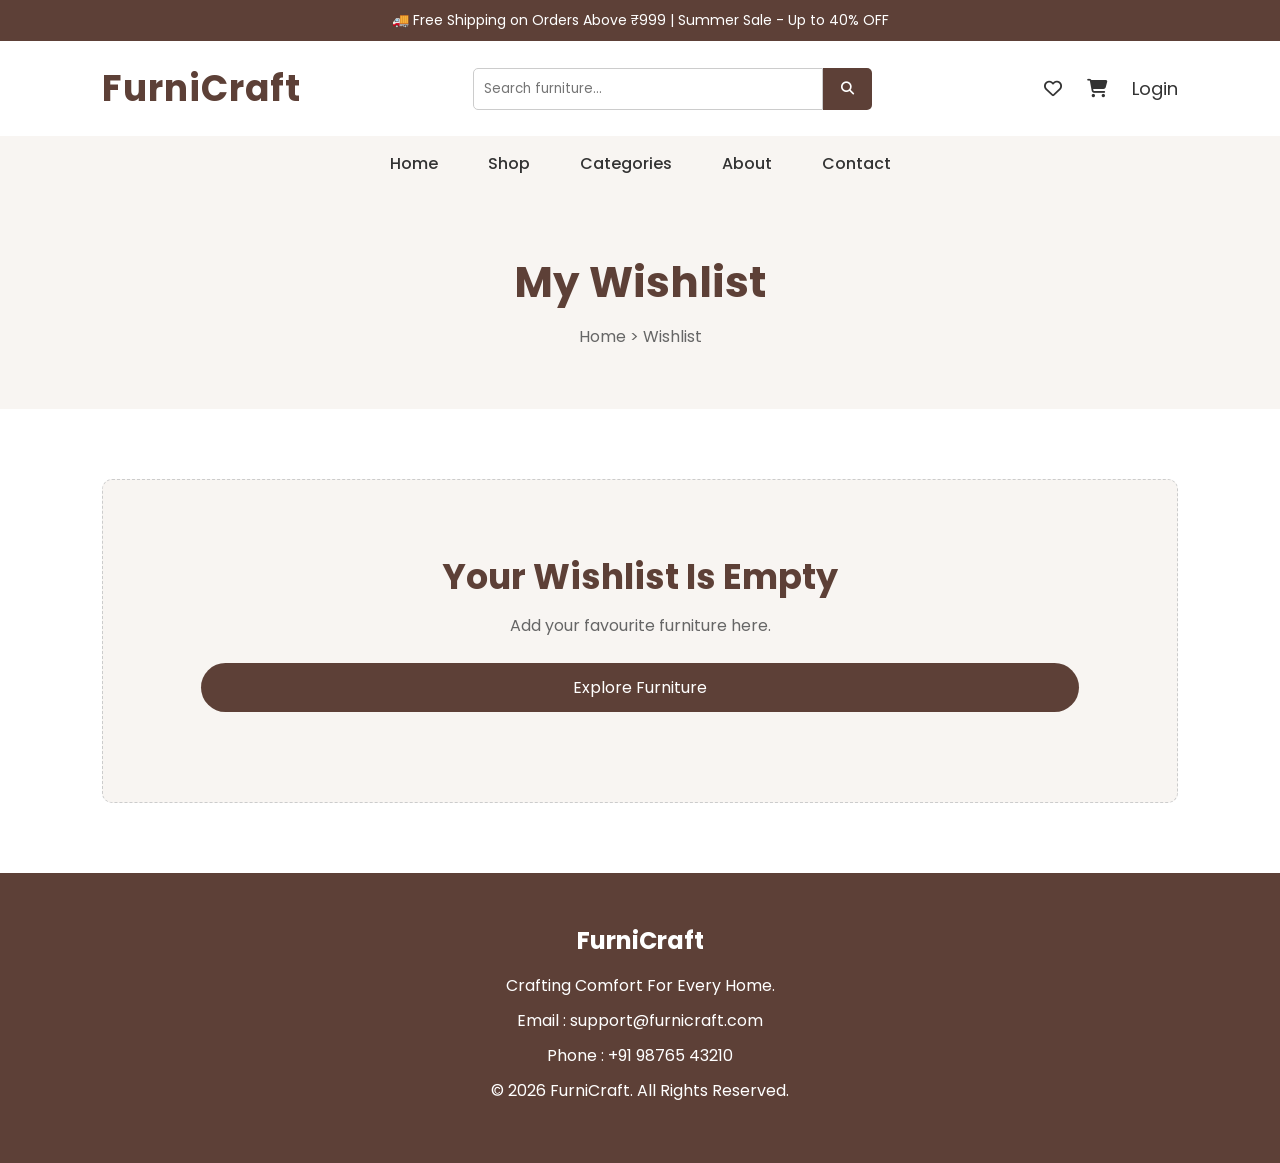
<file: pages/wishlist.html>
<!DOCTYPE html>
<html lang="en">

<head>
    <meta charset="UTF-8">
    <meta name="viewport" content="width=device-width, initial-scale=1.0">

    <title>Wishlist | FurniCraft</title>

    <link rel="preconnect" href="https://fonts.googleapis.com">
    <link rel="preconnect" href="https://fonts.gstatic.com" crossorigin>

    <link href="https://fonts.googleapis.com/css2?family=Poppins:wght@300;400;500;600;700&display=swap"
        rel="stylesheet">

    <link rel="stylesheet"
        href="https://cdnjs.cloudflare.com/ajax/libs/font-awesome/6.7.2/css/all.min.css">

    <link rel="stylesheet" href="../css/style.css">
</head>

<body>

<div class="top-bar">
    🚚 Free Shipping on Orders Above ₹999 | Summer Sale - Up to 40% OFF
</div>

<header>

    <div class="logo">
        <h2>FurniCraft</h2>
    </div>

    <div class="search-box">
        <input type="text" placeholder="Search furniture...">

        <button>
            <i class="fa-solid fa-magnifying-glass"></i>
        </button>
    </div>

    <div class="header-icons">

        <a href="wishlist.html" class="active" title="Wishlist">
            <i class="fa-regular fa-heart"></i>
        </a>

        <a href="cart.html" title="Cart">
            <i class="fa-solid fa-cart-shopping"></i>
        </a>

        <a href="login.html">Login</a>

    </div>

</header>

<nav>

    <ul>
        <li><a href="../index.html">Home</a></li>
        <li><a href="shop.html">Shop</a></li>
        <li><a href="categories.html">Categories</a></li>
        <li><a href="about.html">About</a></li>
        <li><a href="contact.html">Contact</a></li>
    </ul>

</nav>

<section class="page-title">

    <h1>My Wishlist</h1>
    <p>Home > Wishlist</p>

</section>

<section class="wishlist-section">

    <div id="wishlist-items" class="product-container"></div>

</section>

<footer>

    <h2>FurniCraft</h2>
    <p>Crafting Comfort For Every Home.</p>
    <p>Email : support@furnicraft.com</p>
    <p>Phone : +91 98765 43210</p>
    <p>© 2026 FurniCraft. All Rights Reserved.</p>

</footer>

<script src="../js/script.js"></script>

</body>
</html>
</file>
<file: css/admin.css>
/* ==========================================
   ADMIN RESET
========================================== */

*{

    margin:0;
    padding:0;
    box-sizing:border-box;
    font-family:'Poppins',sans-serif;

}

body{

    background:#F8F5F2;
    color:#333;

}


/* ==========================================
   ADMIN LAYOUT
========================================== */

.admin-layout{

    display:flex;
    min-height:100vh;

}


/* ==========================================
   SIDEBAR
========================================== */

.sidebar{

    width:230px;
    background:#5D4037;
    color:white;
    padding:30px 20px;

}

.sidebar h2{

    font-size:25px;
    margin-bottom:5px;

}

.sidebar p{

    font-size:13px;
    margin-bottom:35px;
    color:#ddd;

}

.sidebar a{

    display:block;
    color:white;
    text-decoration:none;
    padding:13px 15px;
    margin-bottom:8px;
    border-radius:6px;

}

.sidebar a:hover,
.sidebar .admin-active{

    background:#3E2723;

}


/* ==========================================
   ADMIN MAIN
========================================== */

.admin-main{

    flex:1;

}


/* ==========================================
   ADMIN HEADER
========================================== */

.admin-header{

    height:75px;
    background:white;
    display:flex;
    justify-content:space-between;
    align-items:center;
    padding:0 35px;
    border-bottom:1px solid #ddd;

}

.admin-header h2{

    color:#5D4037;

}

.admin-header span{

    background:#F8F5F2;
    padding:10px 18px;
    border-radius:20px;

}


/* ==========================================
   ADMIN CONTENT
========================================== */

.admin-content{

    padding:35px;

}

.admin-content > h1{

    color:#5D4037;
    margin-bottom:8px;

}

.admin-content > p{

    color:#777;
    margin-bottom:30px;

}


/* ==========================================
   SUMMARY CARDS
========================================== */

.summary-cards{

    display:flex;
    gap:20px;
    margin-top:30px;
    margin-bottom:30px;

}

.summary-card{

    flex:1;
    background:white;
    padding:25px;
    border-radius:10px;
    border:1px solid #ddd;

}

.summary-card h3{

    color:#666;
    font-size:15px;
    margin-bottom:15px;

}

.summary-card strong{

    color:#5D4037;
    font-size:28px;

}


/* ==========================================
   TWO COLUMN
========================================== */

.admin-two-column{

    display:flex;
    gap:25px;

}

.admin-box{

    flex:1;
    background:white;
    padding:25px;
    border-radius:10px;
    border:1px solid #ddd;

}

.admin-box h2{

    color:#5D4037;
    margin-bottom:20px;

}

.admin-box p{

    padding:10px 0;
    border-bottom:1px solid #eee;

}


/* ==========================================
   CHART
========================================== */

.chart-placeholder{

    height:250px;
    border:2px dashed #aaa;
    display:flex;
    justify-content:center;
    align-items:center;
    color:#888;

}


/* ==========================================
   PAGE HEADING
========================================== */

.page-heading{

    display:flex;
    justify-content:space-between;
    align-items:center;
    margin-bottom:25px;

}

.page-heading h1{

    color:#5D4037;
    margin-bottom:5px;

}

.page-heading p{

    color:#777;

}


/* ==========================================
   BUTTON
========================================== */

.admin-button{

    display:inline-block;
    background:#5D4037;
    color:white;
    border:none;
    padding:12px 22px;
    border-radius:6px;
    text-decoration:none;
    cursor:pointer;

}

.admin-button:hover{

    background:#3E2723;

}


/* ==========================================
   TOOLBAR
========================================== */

.admin-toolbar{

    background:white;
    padding:20px;
    border:1px solid #ddd;
    border-radius:8px;
    display:flex;
    gap:15px;
    margin-bottom:25px;

}

.admin-toolbar input{

    flex:1;
    padding:12px;
    border:1px solid #ccc;
    border-radius:6px;
    outline:none;

}

.admin-toolbar select{

    width:220px;
    padding:12px;
    border:1px solid #ccc;
    border-radius:6px;

}


/* ==========================================
   TABLE
========================================== */

.table-container{

    background:white;
    border:1px solid #ddd;
    border-radius:8px;
    overflow:auto;

}

table{

    width:100%;
    border-collapse:collapse;

}

th{

    background:#F8F5F2;
    color:#5D4037;
    text-align:left;
    padding:15px;

}

td{

    padding:15px;
    border-top:1px solid #eee;

}

td img{

    width:60px;
    height:50px;
    object-fit:cover;
    border-radius:5px;

}


/* ==========================================
   PRODUCT FORM
========================================== */

.product-form{

    background:white;
    padding:30px;
    border:1px solid #ddd;
    border-radius:10px;
    display:flex;
    gap:40px;

}

.image-upload{

    width:300px;

}

.image-upload h3{

    color:#5D4037;
    margin-bottom:15px;

}

.image-placeholder{

    height:250px;
    border:2px dashed #aaa;
    display:flex;
    justify-content:center;
    align-items:center;
    color:#888;
    margin-bottom:15px;

}

.form-fields{

    flex:1;

}

.form-fields label{

    display:block;
    margin:15px 0 7px;
    font-weight:500;

}

.form-fields input,
.form-fields select,
.form-fields textarea{

    width:100%;
    padding:12px;
    border:1px solid #ccc;
    border-radius:6px;
    outline:none;

}

.form-fields textarea{

    height:120px;
    resize:none;

}

.form-row{

    display:flex;
    gap:20px;

}

.form-row > div{

    flex:1;

}

.form-buttons{

    display:flex;
    justify-content:flex-end;
    gap:15px;
    margin-top:25px;

}

.cancel-button{

    padding:12px 22px;
    background:white;
    border:1px solid #5D4037;
    color:#5D4037;
    border-radius:6px;
    cursor:pointer;

}


/* ==========================================
   RESPONSIVE
========================================== */

@media(max-width:900px){

    .sidebar{

        width:190px;

    }

    .summary-cards{

        flex-wrap:wrap;

    }

    .summary-card{

        min-width:200px;

    }

    .admin-two-column{

        flex-direction:column;

    }

    .product-form{

        flex-direction:column;

    }

}
</file>
<file: css/style.css>
/* ==========================================
   GOOGLE FONT & RESET
========================================== */

*{
    margin:0;
    padding:0;
    box-sizing:border-box;
    font-family:'Poppins',sans-serif;
}

body{
    background:#ffffff;
    color:#333;
}

/* ==========================================
   TOP BAR
========================================== */

.top-bar{
    background:#5D4037;
    color:white;
    text-align:center;
    padding:10px;
    font-size:14px;
}

/* ==========================================
   HEADER
========================================== */

header{
    display:flex;
    justify-content:space-between;
    align-items:center;
    padding:20px 8%;
    background:white;
}

.logo h2{

    color:#5D4037;

    font-size:36px;

    letter-spacing:1px;

}

.search-box{
    display:flex;
}

.search-box input{

    width:350px;
    padding:10px;
    border:1px solid #ccc;
    outline:none;
    border-radius:5px 0 0 5px;

}

.search-box button{

    background:#5D4037;
    color:white;
    border:none;
    padding:10px 18px;
    cursor:pointer;
    border-radius:0 5px 5px 0;

}

.header-icons{

    display:flex;
    align-items:center;
    gap:25px;

}

.header-icons a{

    text-decoration:none;
    color:#333;
    font-size:18px;

}

.header-icons a:hover{

    color:#5D4037;

}

/* ==========================================
   NAVIGATION
========================================== */

nav{

    background:#F8F5F2;
    padding:15px;

}

nav ul{

    display:flex;
    justify-content:center;
    list-style:none;
    gap:50px;

}

nav a{

    text-decoration:none;
    color:#333;
    font-weight:500;

}

nav a:hover{

    color:#5D4037;

}

.active{
    color:#5D4037;
    font-weight:bold;
}

/* ==========================================
   HERO
========================================== */

.hero{

    display:flex;
    justify-content:space-between;
    align-items:center;

    padding:80px 8%;

    min-height:550px;

    background:#F8F5F2;

}

.hero-text{

    width:50%;

}

.hero-text h1{

    font-size:60px;

    line-height:75px;

    margin-bottom:25px;

    color:#3E2723;

}

.hero-text p{

    font-size:18px;
    margin-bottom:30px;
    line-height:30px;

}

.shop-btn{

    background:#5D4037;

    color:white;

    padding:15px 40px;

    font-size:17px;

    border:none;

    border-radius:30px;

    transition:.3s;

    cursor:pointer;

}

.shop-btn:hover{

    background:#3E2723;

}

.shop-btn{

    display:inline-block;
    text-decoration:none;

}

.hero-image{

    width:45%;

}

.hero-image img{

    width:100%;

    border-radius:20px;

    box-shadow:0 15px 35px rgba(0,0,0,.15);

}

/* ==========================================
   COMMON SECTION
========================================== */

section{

    padding:70px 8%;

}

section h2{

    text-align:center;
    margin-bottom:40px;
    font-size:35px;
    color:#5D4037;

}

/* ==========================================
   CATEGORIES
========================================== */

.category-container{

    display:flex;
    justify-content:space-between;
    gap:20px;

}

.category-card{

    flex:1;
    background:#F8F5F2;
    padding:40px;
    text-align:center;
    border-radius:12px;
    font-weight:bold;
    cursor:pointer;
    transition:.3s;

}

.category-card:hover{

    background:#5D4037;
    color:white;

}

/* ==========================================
   PRODUCTS
========================================== */

.product-container{

    display:flex;
    justify-content:space-between;
    gap:20px;

}

.product-card{

    width:24%;

    background:white;

    border-radius:15px;

    overflow:hidden;

    box-shadow:0 10px 20px rgba(0,0,0,.08);

    transition:.4s;

}

.product-card:hover{

    transform:translateY(-12px);

    box-shadow:0 20px 40px rgba(0,0,0,.18);

}

.product-card img{

    width:100%;
    height:250px;
    object-fit:cover;
    border-bottom:1px solid #eee;

}

.product-card h3{

    margin-top:20px;
    margin-left:10px;
}

.product-card p{

    margin:15px 0px 0px 10px;
    font-size:20px;
    color:#5D4037;
    font-weight:bold;

}

.product-card button{

    width:85%;

    margin:20px auto;

    display:block;

    padding:12px;

    background:#5D4037;

    color:white;

    border:none;

    border-radius:25px;

    cursor:pointer;

}

/* ==========================================
   BEST SELLING
========================================== */

.best-selling{

    padding:70px 8%;

}

.best-container{

    display:flex;

    gap:30px;

}

.best-card{

    flex:1;

    display:flex;

    align-items:center;

    background:#F8F5F2;

    border-radius:15px;

    overflow:hidden;

    transition:.3s;

}

.best-card:hover{

    transform:translateY(-8px);

    box-shadow:0 15px 30px rgba(0,0,0,.12);

}

.best-card img{

    width:45%;

    height:250px;

    object-fit:cover;

}

.best-content{

    padding:30px;

}

.best-content h3{

    font-size:28px;

    color:#5D4037;

    margin-bottom:10px;

}

.best-content p{

    margin-bottom:15px;

    color:#666;

}

.best-content span{

    font-size:22px;

    color:#5D4037;

    font-weight:bold;

}
/* ==========================================
   WHY CHOOSE US
========================================== */

.why{

    background:#F8F5F2;

}

.why-container{

    display:flex;
    justify-content:space-between;
    gap:25px;

}

.why-container div{

    flex:1;
    background:white;
    padding:35px;
    border-radius:12px;
    text-align:center;

}

.why-container h3{

    color:#5D4037;
    margin-bottom:15px;

}

/* ==========================================
   TESTIMONIAL
========================================== */

.testimonial{

    padding:70px 8%;

    background:white;

}

.testimonial-container{

    display:flex;

    justify-content:space-between;

    gap:25px;

}

.testimonial-card{

    flex:1;

    text-align:center;

    background:#F8F5F2;

    padding:30px;

    border-radius:15px;

    transition:.3s;

}

.testimonial-card:hover{

    transform:translateY(-10px);

    box-shadow:0 15px 30px rgba(0,0,0,.12);

}

.testimonial-card img{

    width:90px;

    height:90px;

    border-radius:50%;

    object-fit:cover;

    margin-bottom:20px;

}

.testimonial-card h3{

    color:#5D4037;

    margin-bottom:15px;

}

.testimonial-card p{

    line-height:28px;

    color:#555;

    margin-bottom:20px;

}

.stars{

    color:gold;

    font-size:20px;

}

/* ==========================================
   NEWSLETTER
========================================== */

.newsletter{

    background:#F8F5F2;

    text-align:center;

    padding:70px 8%;

}

.newsletter h2{

    color:#5D4037;

    margin-bottom:15px;

}

.newsletter p{

    color:#555;

    margin-bottom:30px;

    font-size:17px;

}

.newsletter-box{

    display:flex;

    justify-content:center;

    align-items:center;

    gap:10px;

}

.newsletter-box input{

    width:350px;

    padding:15px;

    border:1px solid #ccc;

    border-radius:8px;

    outline:none;

    font-size:16px;

}

.newsletter-box button{

    background:#5D4037;

    color:white;

    border:none;

    padding:15px 30px;

    border-radius:8px;

    cursor:pointer;

    transition:0.3s;

}

.newsletter-box button:hover{

    background:#3E2723;

}
/* ==========================================
   FOOTER
========================================== */

footer{

    background:#5D4037;
    color:white;
    text-align:center;
    padding:50px;

}

footer h2{

    margin-bottom:15px;

}

footer p{

    margin:10px 0;

}

/* ==========================================
   SHOP BANNER
========================================== */

.shop-banner{

    background-image:url("../images/banners/shop-banner.jpg");

    background-size:cover;

    background-position:center;

    background-repeat:no-repeat;

    height:450px;

    display:flex;

    justify-content:center;

    align-items:center;

    margin-top:20px;

}

.banner-overlay{

    background: rgba(93,64,55,0.25);

    width:100%;

    height:100%;

    padding:40px;

    display:flex;

    flex-direction:column;

    justify-content:center;

    align-items:center;

}

.shop-banner h1{

    color:white;

    font-size:56px;

    margin-bottom:25px;

    letter-spacing:1px;

}

.banner-text{

    color:white;

    font-size:18px;

    margin-bottom:20px;

}

.shop-banner p{

    color:white;

    font-size:16px;

}

.shop-banner a{

    color:white;

    text-decoration:none;

    font-weight:bold;

}

.shop-banner a:hover{

    text-decoration:underline;

}

/* ==========================================
   SHOP FILTER
========================================== */

.shop-filter{

    padding:50px 8%;

}

.filter-container{

    display:flex;

    justify-content:space-between;

    gap:20px;

    align-items:center;

}

.filter-container input{

    width:75%;

    padding:15px;

    border:1px solid #ccc;

    border-radius:8px;

    outline:none;

    font-size:16px;

}

.filter-container select{

    width:23%;

    padding:15px;

    border:1px solid #ccc;

    border-radius:8px;

    outline:none;

    font-size:16px;

    cursor:pointer;

}

/* ==========================================
   SHOP PRODUCTS
========================================== */

.shop-products{

    padding:50px 8% 70px;
    
}

.shop-product-container{

    display:flex;

    flex-wrap:wrap;

    justify-content:space-between;

    gap:30px;

}

.shop-product-card{

    width:31%;

    border:1px solid #ddd;

    cursor:pointer;

    border-radius:12px;

    overflow:hidden;

    text-align:center;

    background:white;

    transition:0.3s;

}

.shop-product-card:hover{

    transform:translateY(-8px);

    box-shadow:0 10px 20px rgba(0,0,0,0.15);

}

.shop-product-card img{

    width:100%;

    height:250px;

    object-fit:cover;

}

.shop-product-card h3{

    margin-top:20px;

}

.shop-product-card p{

    margin:15px 0;

    color:#5D4037;

    font-size:20px;

    font-weight:bold;

    transition:0.3s;
}

.shop-product-card button:hover{

    background:#3E2723;

}

.shop-product-card button{

    width:85%;

    margin:20px auto;

    display:block;

    padding:12px;

    background:#5D4037;

    color:white;

    border:none;

    border-radius:25px;

    cursor:pointer;

}

/* ==========================================
   PRODUCT IMAGE
========================================== */

.product-image{

    position:relative;

}

.badge{

    position:absolute;

    top:10px;

    left:10px;

    background:#5D4037;

    color:white;

    padding:6px 12px;

    border-radius:20px;

    font-size:13px;

    font-weight:bold;

}

.rating{

    color:#f4b400;

    margin:10px 0;

    font-size:18px;

}

/* ==========================================
   PAGINATION
========================================== */

.pagination{

    display:flex;

    justify-content:center;

    align-items:center;

    gap:15px;

    padding:20px 0 70px;

}

.pagination a{

    text-decoration:none;

    color:#5D4037;

    border:1px solid #5D4037;

    padding:10px 18px;

    border-radius:6px;

    transition:0.3s;

}

.pagination a:hover{

    background:#5D4037;

    color:white;

}

.page-active{

    background:#5D4037;

    color:white !important;

}

/* Product Category */

.product-category{

    color:#888;

    font-size:14px;

    margin-top:18px;

    font-weight:500;

}

/* Shop Heading */

.shop-title{

    text-align:center;

    color:#5D4037;

    font-size:38px;

    margin-bottom:10px;

}

.shop-subtitle{

    text-align:center;

    color:#666;

    margin-bottom:40px;

}

/* ==========================================
   NEW USER PAGES
========================================== */


/* ==========================================
   PAGE TITLE
========================================== */

.page-title{

    background:#F8F5F2;
    text-align:center;
    padding:60px 8%;

}

.page-title h1{

    color:#5D4037;
    font-size:42px;
    margin-bottom:10px;

}

.page-title p{

    color:#666;

}


/* ==========================================
   PRODUCT DETAILS
========================================== */

.product-details{

    display:flex;
    gap:60px;
    padding:70px 8%;

}

.product-gallery{

    width:50%;

}

.main-product-image{

    width:100%;
    height:500px;
    object-fit:cover;
    border-radius:12px;

}

.product-thumbnails{

    display:flex;
    gap:15px;
    margin-top:15px;

}

.product-thumbnails img{

    width:100px;
    height:80px;
    object-fit:cover;
    border-radius:8px;
    border:1px solid #ddd;

}

.product-information{

    width:50%;
    padding:20px;

}

.product-information h1{

    font-size:40px;
    color:#5D4037;
    margin:10px 0 15px;

}

.product-information h2{

    color:#5D4037;
    font-size:30px;
    margin:20px 0;

}

.product-information .rating{

    margin:10px 0;

}

.rating span{

    color:#777;
    font-size:14px;

}

.product-description{

    color:#555;
    line-height:28px;
    margin-bottom:25px;

}

.product-features{

    background:#F8F5F2;
    padding:20px;
    border-radius:8px;
    margin-bottom:25px;

}

.product-features p{

    margin:8px 0;

}

.quantity{

    display:flex;
    align-items:center;
    gap:15px;
    margin:25px 0;

}

.quantity button{

    width:35px;
    height:35px;
    border:1px solid #5D4037;
    background:white;
    color:#5D4037;
    cursor:pointer;
    border-radius:5px;

}

.quantity span{

    font-weight:bold;

}

.product-buttons{

    display:flex;
    gap:15px;

}

.product-buttons button{

    flex:1;
    padding:15px;
    border:none;
    border-radius:25px;
    background:#5D4037;
    color:white;
    cursor:pointer;

}

.product-buttons button:hover{

    background:#3E2723;

}

.wishlist-button{

    width:100%;
    margin-top:15px;
    padding:12px;
    border:1px solid #5D4037;
    background:white;
    color:#5D4037;
    border-radius:25px;
    cursor:pointer;

}


/* ==========================================
   DESCRIPTION & SPECIFICATIONS
========================================== */

.product-description-section,
.specifications,
.related-products{

    padding:60px 8%;

}

.product-description-section{

    background:#F8F5F2;

}

.product-description-section h2,
.specifications h2,
.related-products h2{

    text-align:center;
    color:#5D4037;
    margin-bottom:30px;

}

.product-description-section p{

    max-width:900px;
    margin:auto;
    text-align:center;
    line-height:28px;
    color:#555;

}

.specification-container{

    display:flex;
    gap:20px;

}

.specification-container div{

    flex:1;
    padding:25px;
    text-align:center;
    border:1px solid #ddd;
    border-radius:10px;

}

.specification-container strong{

    color:#5D4037;

}

.specification-container p{

    margin-top:10px;

}


/* ==========================================
   CART
========================================== */

.cart-section{

    display:flex;
    gap:30px;
    padding:60px 8%;

}

.cart-items{

    flex:2;

}

.cart-item{

    display:flex;
    align-items:center;
    gap:20px;
    padding:20px;
    border:1px solid #ddd;
    margin-bottom:15px;
    border-radius:10px;
    background:white;

}

.cart-item img{

    width:120px;
    height:100px;
    object-fit:cover;
    border-radius:8px;

}

.cart-item > div{

    flex:1;

}

.cart-item h3{

    color:#5D4037;
    margin-bottom:8px;

}

.remove-button{

    border:none;
    background:white;
    color:#b33;
    cursor:pointer;

}

.cart-summary{

    flex:1;
    background:#F8F5F2;
    padding:30px;
    border-radius:10px;
    height:fit-content;

}

.cart-summary h2{

    color:#5D4037;
    margin-bottom:25px;

}

.cart-summary p,
.cart-summary h3{

    display:flex;
    justify-content:space-between;
    margin:18px 0;

}

.cart-summary h3{

    color:#5D4037;
    font-size:22px;

}

.cart-summary button{

    width:100%;
    padding:15px;
    background:#5D4037;
    color:white;
    border:none;
    border-radius:25px;
    cursor:pointer;

}


/* ==========================================
   CHECKOUT
========================================== */

.checkout-section{

    display:flex;
    gap:30px;
    padding:60px 8%;

}

.checkout-form{

    flex:2;
    background:white;
    padding:30px;
    border:1px solid #ddd;
    border-radius:10px;

}

.checkout-form h2{

    color:#5D4037;
    margin:20px 0;

}

.checkout-form label{

    display:block;
    margin:15px 0 7px;

}

.checkout-form input,
.checkout-form select{

    width:100%;
    padding:13px;
    border:1px solid #ccc;
    border-radius:6px;

}

.payment-option{

    padding:12px;
    border:1px solid #ddd;
    margin:10px 0;
    border-radius:6px;

}

.order-summary{

    flex:1;
    background:#F8F5F2;
    padding:30px;
    border-radius:10px;
    height:fit-content;

}

.order-summary h2{

    color:#5D4037;
    margin-bottom:25px;

}

.summary-product{

    display:flex;
    align-items:center;
    gap:10px;
    margin:15px 0;

}

.summary-product img{

    width:60px;
    height:55px;
    object-fit:cover;
    border-radius:5px;

}

.summary-product p{

    flex:1;
    font-size:14px;

}

.order-summary > p,
.order-summary > h3{

    display:flex;
    justify-content:space-between;
    margin:15px 0;

}

.order-summary h3{

    color:#5D4037;
    font-size:22px;

}

.order-summary button{

    width:100%;
    padding:15px;
    border:none;
    background:#5D4037;
    color:white;
    border-radius:25px;
    cursor:pointer;

}


/* ==========================================
   RESPONSIVE
========================================== */

@media(max-width:900px){

    .product-details,
    .cart-section,
    .checkout-section{

        flex-direction:column;

    }

    .product-gallery,
    .product-information{

        width:100%;

    }

    .specification-container{

        flex-wrap:wrap;

    }

    .cart-summary{

        width:100%;

    }

}

.view-button{

    display:block;
    width:85%;
    margin:20px auto;
    padding:12px;
    background:#5D4037;
    color:white;
    text-decoration:none;
    border-radius:25px;
    text-align:center;

}

.view-button:hover{

    background:#3E2723;

}

.product-action-button{

    flex:1;
    padding:15px;
    border:none;
    border-radius:25px;
    background:#5D4037;
    color:white;
    text-decoration:none;
    text-align:center;

}

.product-action-button:hover{

    background:#3E2723;

}

/* ==========================================
   LOGIN & WISHLIST
========================================== */

.login-section{

    display:flex;
    justify-content:center;
    padding:70px 8%;

}

.login-box{

    width:450px;
    background:white;
    border:1px solid #ddd;
    border-radius:12px;
    padding:35px;
    box-shadow:0 10px 25px rgba(0,0,0,.08);

}

.login-box h2{

    color:#5D4037;
    text-align:center;
    margin-bottom:10px;

}

.login-box > p{

    text-align:center;
    color:#666;
    margin-bottom:25px;

}

.login-box label{

    display:block;
    margin:15px 0 7px;

}

.login-box input{

    width:100%;
    padding:13px;
    border:1px solid #ccc;
    border-radius:6px;
    outline:none;

}

.login-box > button{

    width:100%;
    margin-top:25px;
    padding:13px;
    background:#5D4037;
    color:white;
    border:none;
    border-radius:25px;
    cursor:pointer;

}

.login-links{

    margin-top:18px !important;
    margin-bottom:0 !important;
    font-size:14px;

}

.login-links a{

    color:#5D4037;
    text-decoration:none;
    font-weight:500;

}

.wishlist-section{

    min-height:350px;

}

.wishlist-section .product-container{

    flex-wrap:wrap;

}

.empty-cart{

    width:100%;
    padding:70px 20px;
    text-align:center;
    border:1px dashed #ccc;
    border-radius:10px;
    background:#F8F5F2;

}

.empty-cart h2{

    color:#5D4037;
    margin-bottom:10px;

}

.empty-cart p{

    color:#666;
    margin-bottom:25px;

}
</file>
